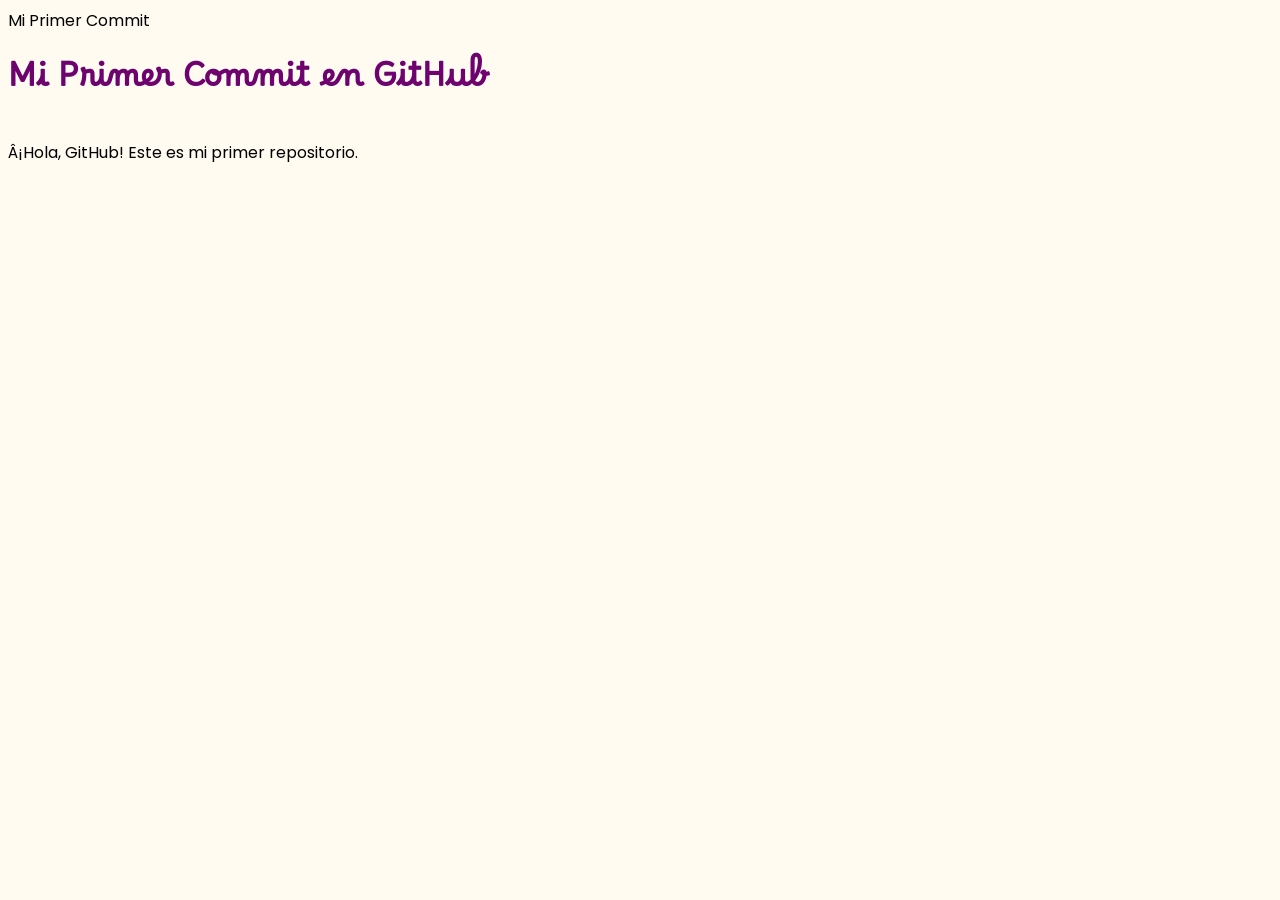
<file: 01-PrimerCommit/index.html>
<!--cambio-->
<!DOCTYPE html>
<html lang="es">
    <head>
        <meta charset="UTF=8">
        <meta name="viewport" content="width=device-width, initial-scale=1.0"
        <title>Mi Primer Commit</title>

        <link 
        href="https://fonts.googleapis.com/css2?family=Poppins&display=swap" rel="stylesheet">

        <link
        href="https://fonts.googleapis.com/css2?family=Borel&family=Poppins&display=swap" rel="stylesheet">
        
        <style>

            body{
                background-color: #FFFBF1;
                font-family: 'Poppins', sans-serif
            }

            h1{
                color: #6e026f;
                font-family: 'Borel', cursive;
            }
            
        </style>
    </head>
    <body>
        <h1>Mi Primer Commit en GitHub</h1>
        <p>¡Hola, GitHub! Este es mi primer repositorio.</p>
    </body>
</html>
</file>
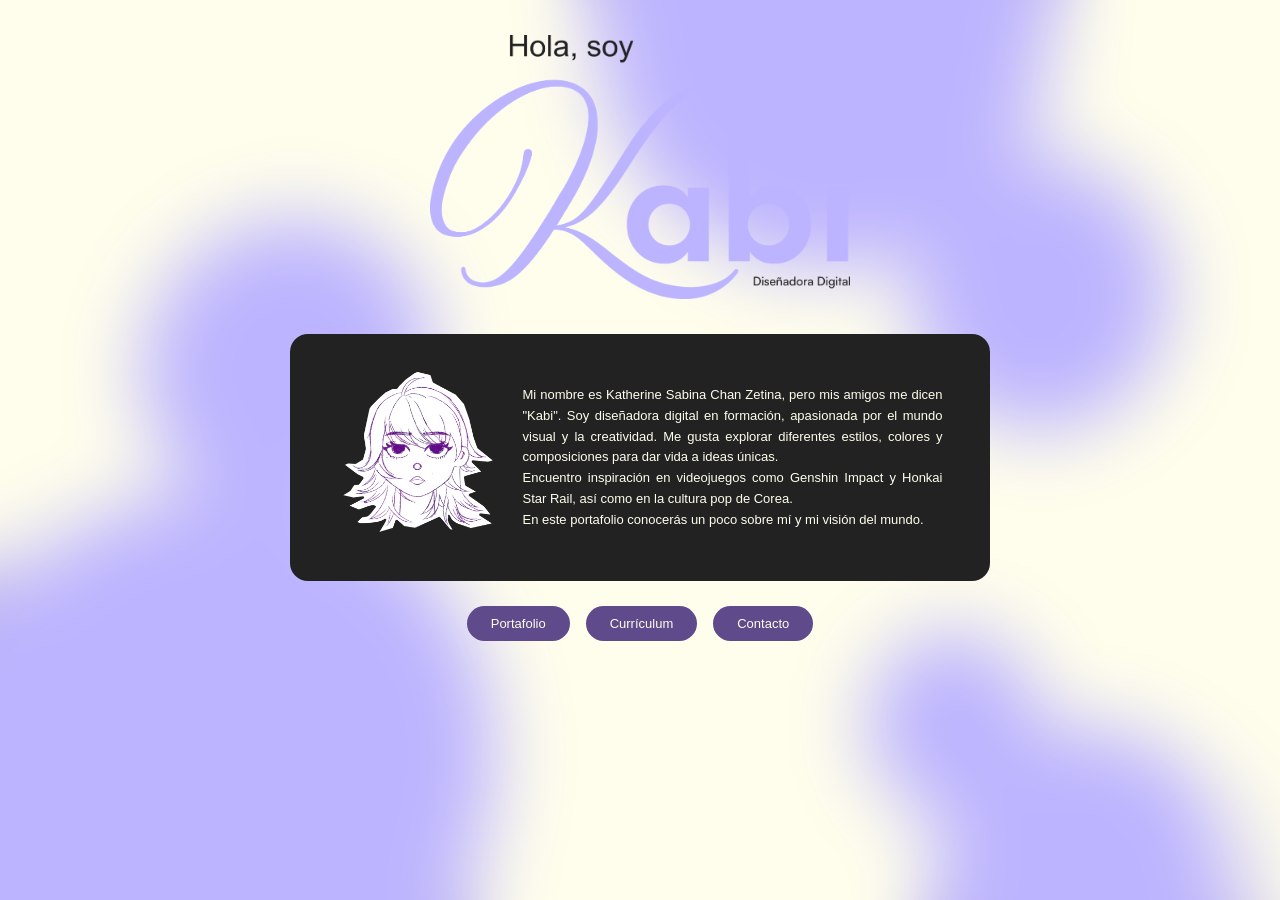
<file: 02-maquetacion-cv/index.html>
<!DOCTYPE html> 
<html lang="es">
<head>
    <meta charset="UTF-8">
    <meta name="viewport" content="width=device-width, initial-scale=1.0">
    <title>Sabina | Portafolio</title>
    <link rel="stylesheet" href="styles.css">

    <!-- Fuente opcional (mejora visual) -->
    <link href="https://fonts.googleapis.com/css2?family=Poppins&display=swap" rel="stylesheet">

    <!-- Íconos (por si los usas después) -->
    <link rel="stylesheet" href="https://cdnjs.cloudflare.com/ajax/libs/font-awesome/6.5.0/css/all.min.css">
</head>

<body>

<section class="hero-top">
    <img src="principal2.png" alt="Imagen principal del portafolio">
</section>

<section class="hero">
    <div class="hero-container">

        <div class="hero-text-box">
            <div class="hero-content">

                <div class="hero-img">
                    <img src="ilust.png" alt="Ilustración de Kabi">
                </div>
                
                <div class="hero-text">
                    <p>
                        Mi nombre es Katherine Sabina Chan Zetina, pero mis amigos me dicen "Kabi".
                        Soy diseñadora digital en formación, apasionada por el mundo visual y la
                        creatividad. Me gusta explorar diferentes estilos, colores y composiciones
                        para dar vida a ideas únicas.
                    </p>

                    <p>
                        Encuentro inspiración en videojuegos como Genshin Impact y Honkai Star Rail,
                        así como en la cultura pop de Corea.
                    </p>

                    <p>
                        En este portafolio conocerás un poco sobre mí y mi visión del mundo.
                    </p>
                </div>

            </div>
        </div>

        <div class="hero-buttons">
            <a href="portafolio.html" class="btn">Portafolio</a>
            <a href="curriculum.html" class="btn">Currículum</a>
            <a href="contacto.html" class="btn">Contacto</a>
        </div>

    </div>
</section>

</body>
</html>
</file>
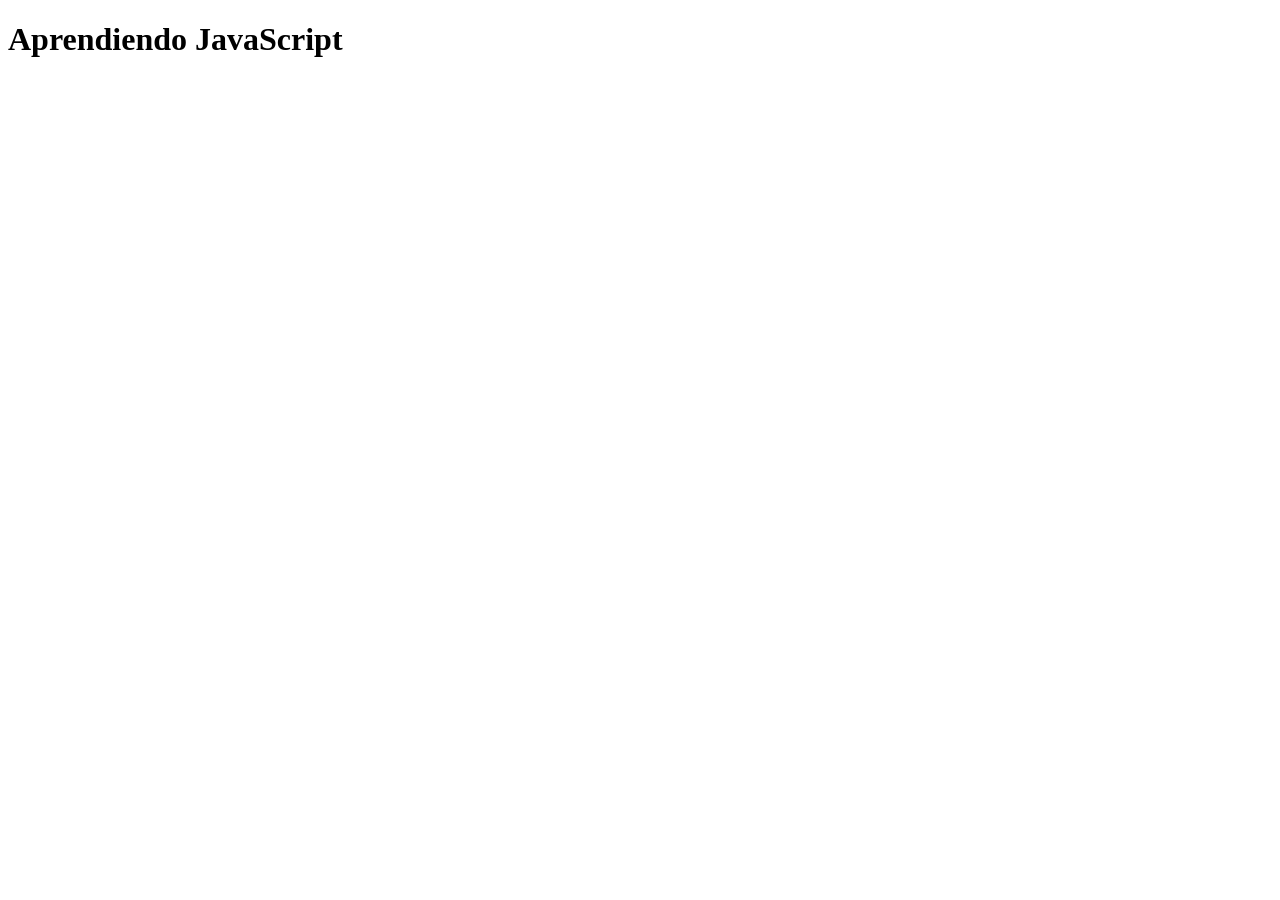
<file: 04-JavaScript/index.html>
<!DOCTYPE html>
<html lang="es">
    <head>
        <meta charset="UTF-8">
        <meta name="viewport" content="width=device-width, initial-scale=1.0">
        <title>Aprendiendo JS</title>
        <script src="main.js"></script>
    </head>
    <body>
        <h1>Aprendiendo JavaScript</h1>
    </body>

    <script>
        var saludar = "Hola Mundo";
        alert(saludar)
    </script>
</html>
</file>
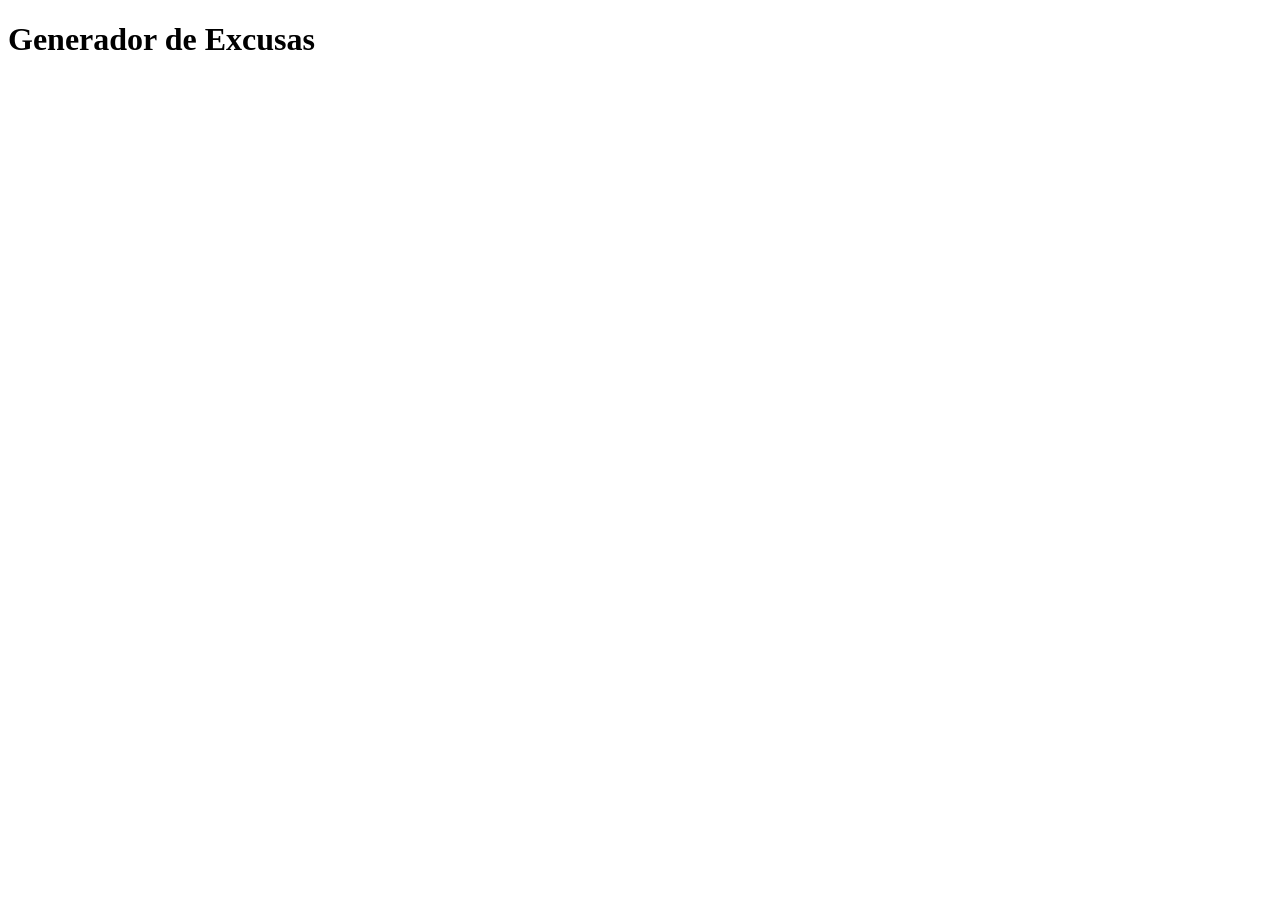
<file: 05-Generador-Excusas/index.html>
<!DOCTYPE html>
<html lang="en">

<head>
    <meta charset="UTF-8">
    <meta name="viewport" content="width=device-width, initial-scale=1.0">
    <title>Generador de Excusas</title>
</head>

<body>
    <h1>Generador de Excusas</h1>
</body>

</html>
</file>
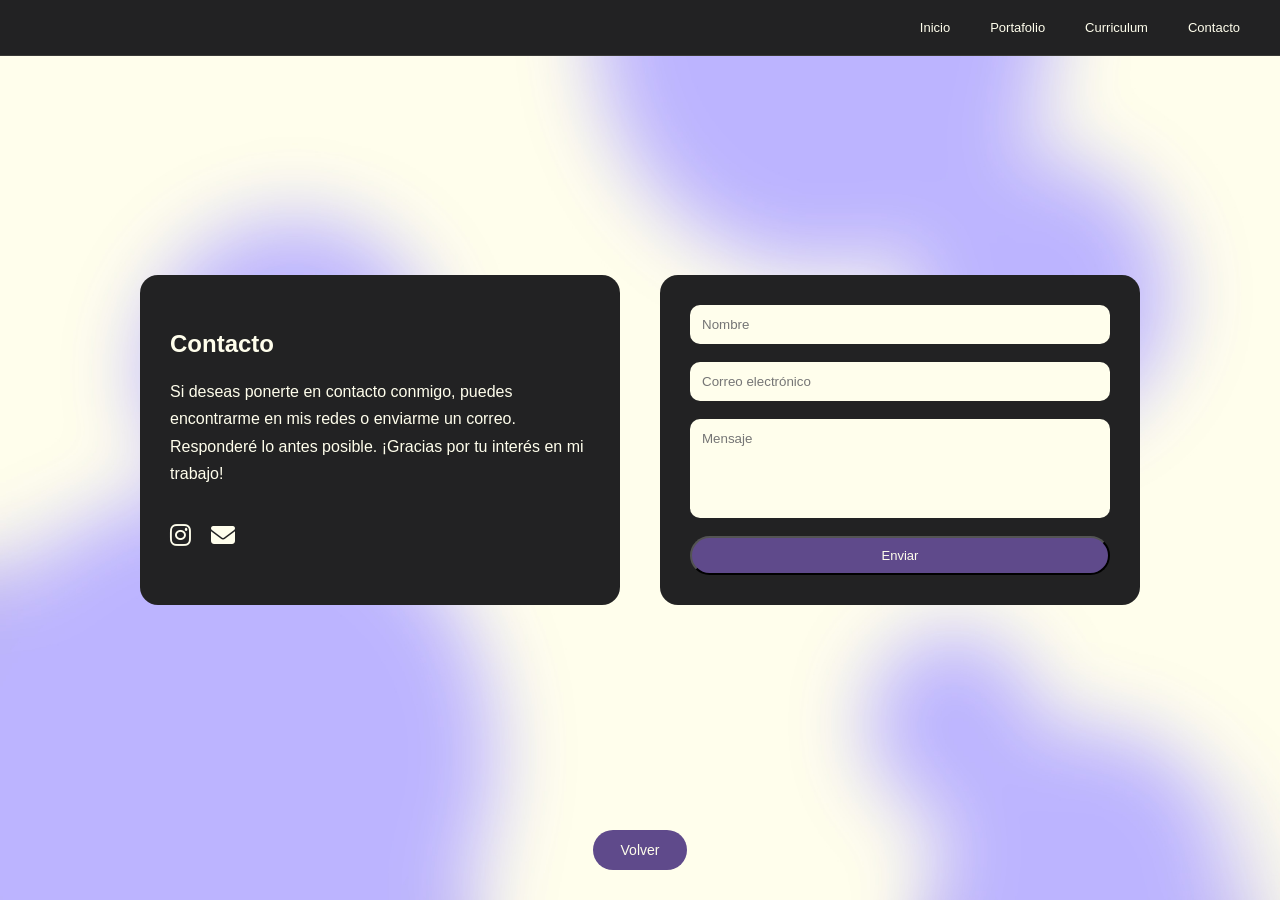
<file: 02-maquetacion-cv/contacto.html>
<!DOCTYPE html>
<html lang="es">
<head>
    <meta charset="UTF-8">
    <meta name="viewport" content="width=device-width, initial-scale=1.0">
    <title>Contacto | Kabi</title>
    <link rel="stylesheet" href="styles.css">
    <link rel="stylesheet" href="https://cdnjs.cloudflare.com/ajax/libs/font-awesome/6.5.0/css/all.min.css">
</head>

<body>

<nav class="nav-bar">
    <div class="nav">
        <a href="index.html" class="btn">Inicio</a>
        <a href="portafolio.html" class="btn">Portafolio</a>
        <a href="curriculum.html" class="btn">Curriculum</a>
        <a href="contacto.html" class="btn">Contacto</a>
    </div>
</nav>

<section class="contacto-section">

    <div class="contacto-container">

        <div class="contacto-info">
            <h2>Contacto</h2>

            <p>
                Si deseas ponerte en contacto conmigo, puedes encontrarme en mis redes
                o enviarme un correo. Responderé lo antes posible. ¡Gracias por tu
                interés en mi trabajo!
            </p>

            <div class="icons">
                <a href="https://www.instagram.com/ourkabi/" target="_blank">
                    <i class="fa-brands fa-instagram"></i>
                </a>

                <a href="mailto:kathezetina@gmail.com">
                    <i class="fa-solid fa-envelope"></i>
                </a>
            </div>
        </div>

        <div class="contacto-form">
            <form action="https://formspree.io/f/mjgjbdpy" method="POST">

                <input type="text" name="nombre" placeholder="Nombre" required>

                <input type="email" name="correo" placeholder="Correo electrónico" required>

                <textarea name="mensaje" placeholder="Mensaje" rows="5" required></textarea>

                <button type="submit" class="btn">Enviar</button>

            </form>
        </div>

    </div>

    <div class="back-btn">
        <a href="index.html" class="btn">Volver</a>
    </div>

</section>

</body>
</html>
</file>
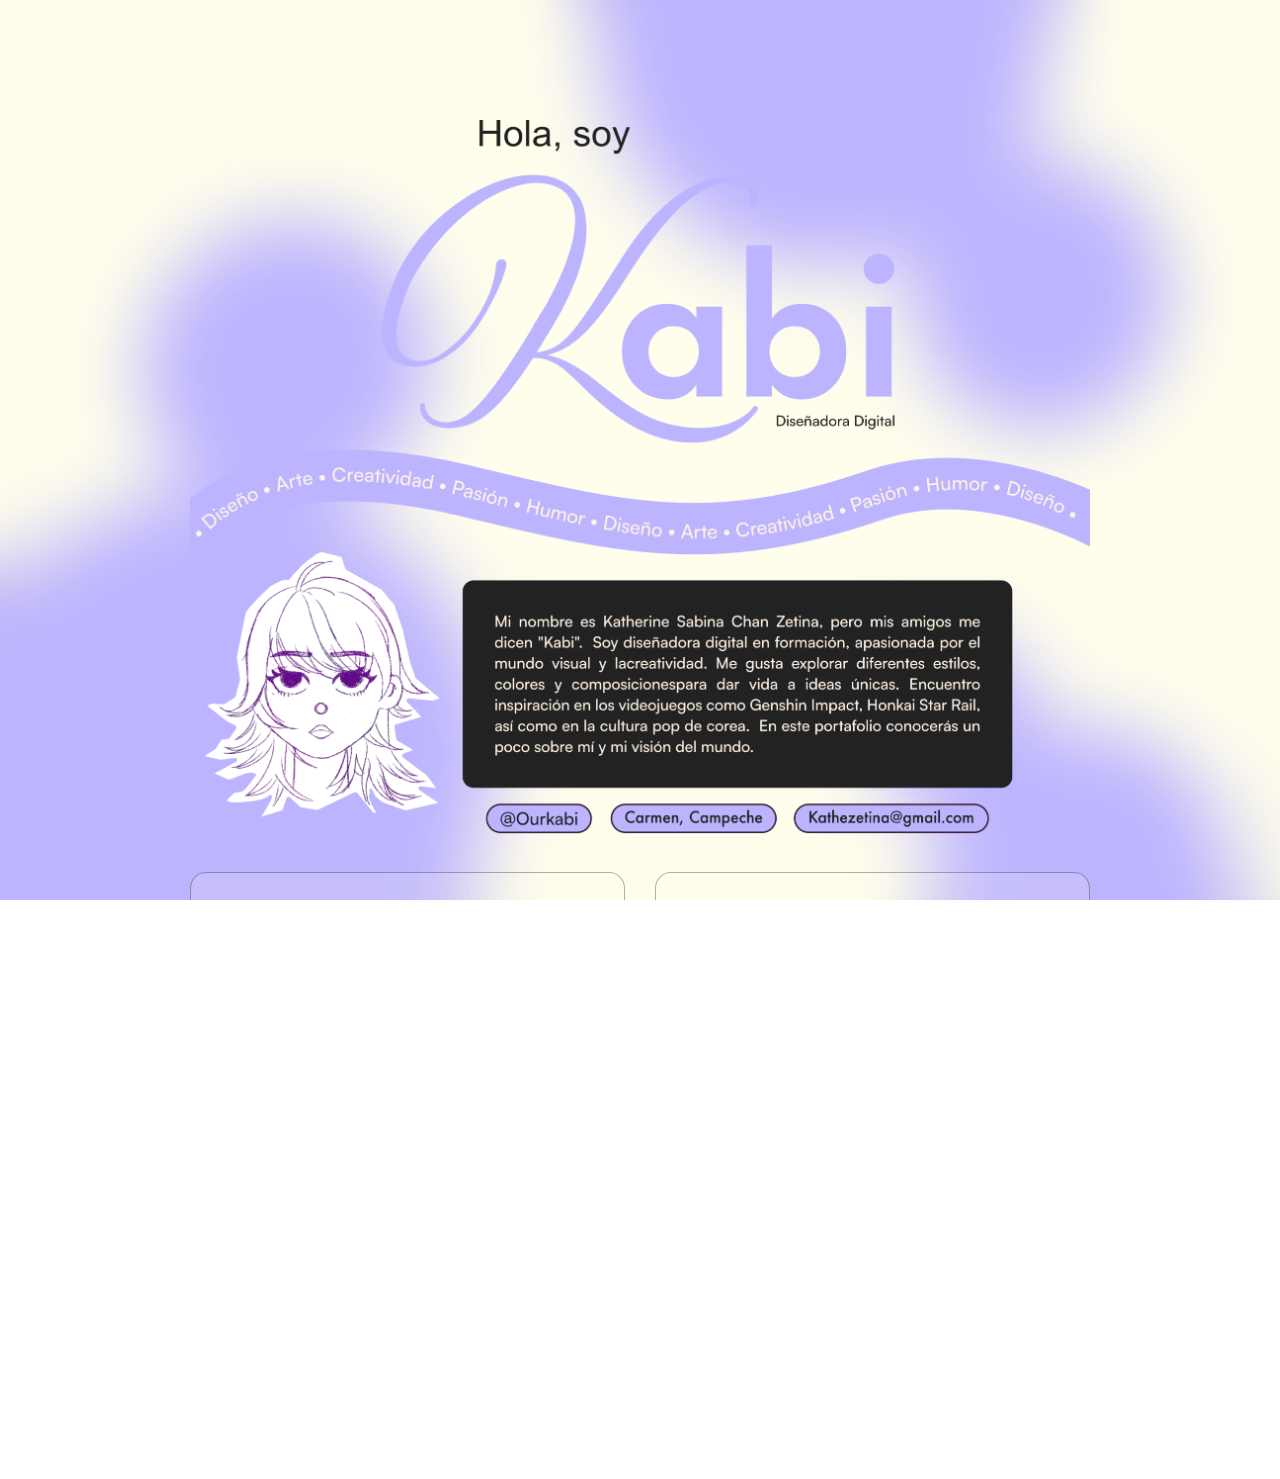
<file: 02-maquetacion-cv/curriculum.html>
<!DOCTYPE html>
<html lang="es">
<head>
    <meta charset="UTF-8">
    <meta name="viewport" content="width=device-width, initial-scale=1.0">
    <title>Currículum | Kabi</title>
    <link rel="stylesheet" href="styles.css">
</head>

<body>

<section id="curriculum">

    <div class="cv-container">

        <div class="section-header">
            <img src="portada-curriculum.png" alt="Portada Curriculum">
        </div>

        <div class="cv-grid">

            <!-- EDUCACIÓN -->
            <div class="cv-card educacion">
                <h3>Educación</h3>

                <p class="cv-title">Universidad Autónoma del Carmen</p>
                <span class="cv-sub">Ing. Diseño Multimedia</span>
                <span class="cv-date">2024 - Presente</span>

                <p class="cv-title">Preparatorio Abierta (Instituto México Global)</p>
                <span class="cv-sub">Informática</span>
                <span class="cv-date">2022 - 2023</span>
            </div>

            <!-- SKILLS -->
            <div class="cv-card skills-card skills">
                <h3>Skills</h3>

                <div class="skills-list">
                    <span>Creativa</span>
                    <span>Organización</span>
                    <span>Trabajo en equipo</span>
                    <span>Comunicación</span>
                    <span>Responsable</span>
                    <span>Adaptabilidad</span>
                </div>
            </div>

            <!-- SOFTWARES -->
            <div class="cv-card softwares-card softwares">
                <h3>Softwares</h3>

                <div class="software-icons">
                    <img src="canva-icon.png" alt="Canva">
                    <img src="medibang.png" alt="Medibang">
                    <img src="capcut.jpg" alt="CapCut">
                    <img src="blender-icon.png" alt="Blender">
                    <img src="office.png" alt="Office">
                </div>
            </div>

        </div>

        <div class="cv-btn">
            <a href="index.html" class="btn">Volver</a>
            <a href="portafolio.html" class="btn">Portafolio</a>
        </div>

    </div>

</section>

</body>
</html>
</file>
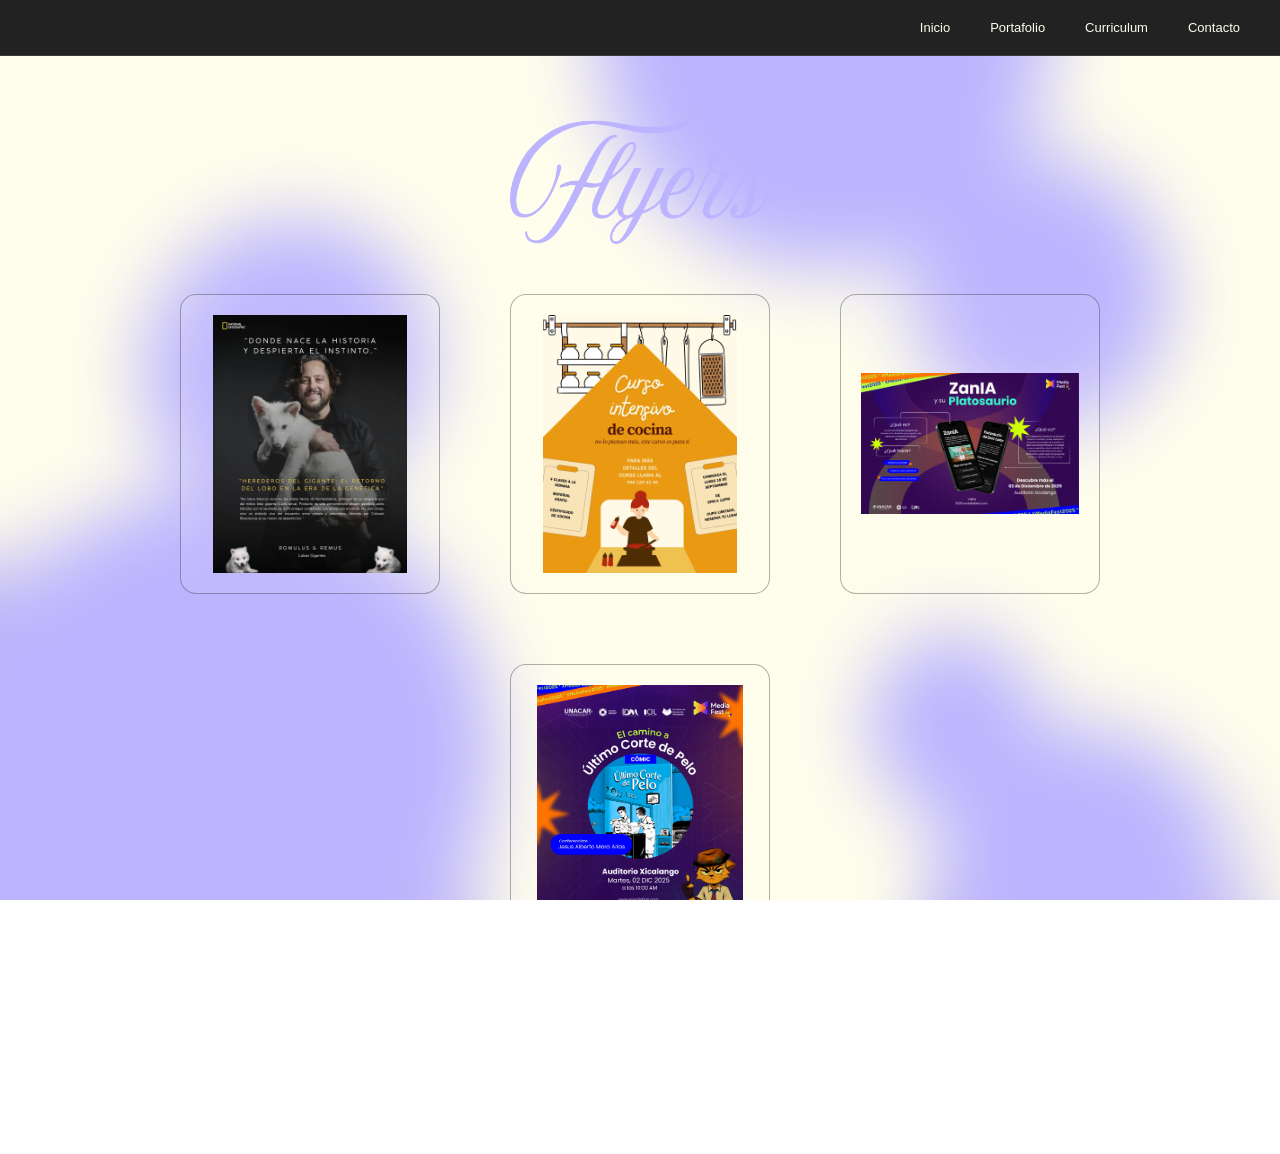
<file: 02-maquetacion-cv/flyers.html>
<!DOCTYPE html>
<html lang="es">
<head>
    <meta charset="UTF-8">
    <meta name="viewport" content="width=device-width, initial-scale=1.0">
    <title>Flyers - Portafolio</title>
    <link rel="stylesheet" href="styles.css">
</head>
<body>

<nav class="nav-bar">
    <div class="nav">
        <a href="index.html" class="btn">Inicio</a>
        <a href="portafolio.html" class="btn">Portafolio</a>
        <a href="curriculum.html" class="btn">Curriculum</a>
        <a href="contacto.html" class="btn">Contacto</a>
    </div>
</nav>

<section id="flyers">
    <div class="section-header">
        <h1><img src="portada-flyer.png" alt="Portada Flyers"></h1>
    </div>

    <div class="carousel-wrapper">
        <div class="carousel">
            <div class="flyer-card">
                <img src="Animal.jpg" alt="Flyer 1">
            </div>

            <div class="flyer-card">
                <img src="Cocina.jpg" alt="Flyer 2">
            </div>

            <div class="flyer-card">
                <img src="xmedia.png" alt="Flyer 3">
            </div>

            <div class="flyer-card">
                <img src="Conferencia.png" alt="Flyer 4">
            </div>
        </div>
    </div>

    <div class="back-btn">
        <a href="portafolio.html" class="btn">Volver al Portafolio</a>
    </div>
</section>

</body>
</html>
</file>
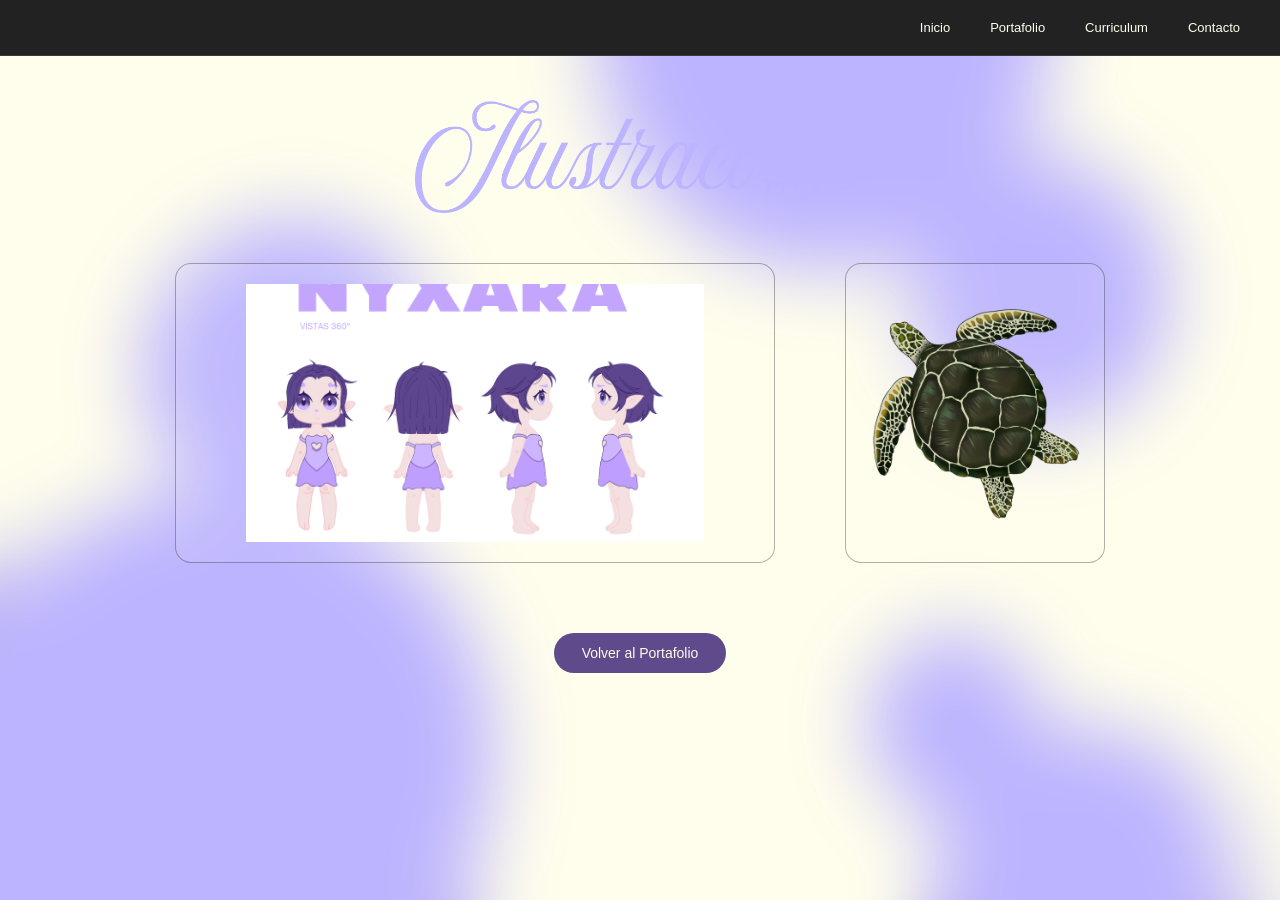
<file: 02-maquetacion-cv/ilustracion.html>
<!DOCTYPE html>
<html lang="es">
<head>
    <meta charset="UTF-8">
    <meta name="viewport" content="width=device-width, initial-scale=1.0">
    <title>Ilustración - Portafolio</title>
    <link rel="stylesheet" href="styles.css">
</head>
<body>

<nav class="nav-bar">
    <div class="nav">
        <a href="index.html" class="btn">Inicio</a>
        <a href="portafolio.html" class="btn">Portafolio</a>
        <a href="curriculum.html" class="btn">Curriculum</a>
        <a href="contacto.html" class="btn">Contacto</a>
    </div>
</nav>

<section id="ilustracion">

    <div class="section-header">
        <img src="portada-ilustración.png" alt="Portada Ilustración">
    </div>

    <div class="carousel">
        <div class="ilustracion-card">
            <img src="nyxara.png" alt="Ilustración 1">
        </div>

        <div class="ilustracion-card">
            <img src="tortuga.png" alt="Ilustración 2">
        </div>
    </div>

    <div class="back-btn">
        <a href="portafolio.html" class="btn">Volver al Portafolio</a>
    </div>

</section>

</body>
</html>
</file>
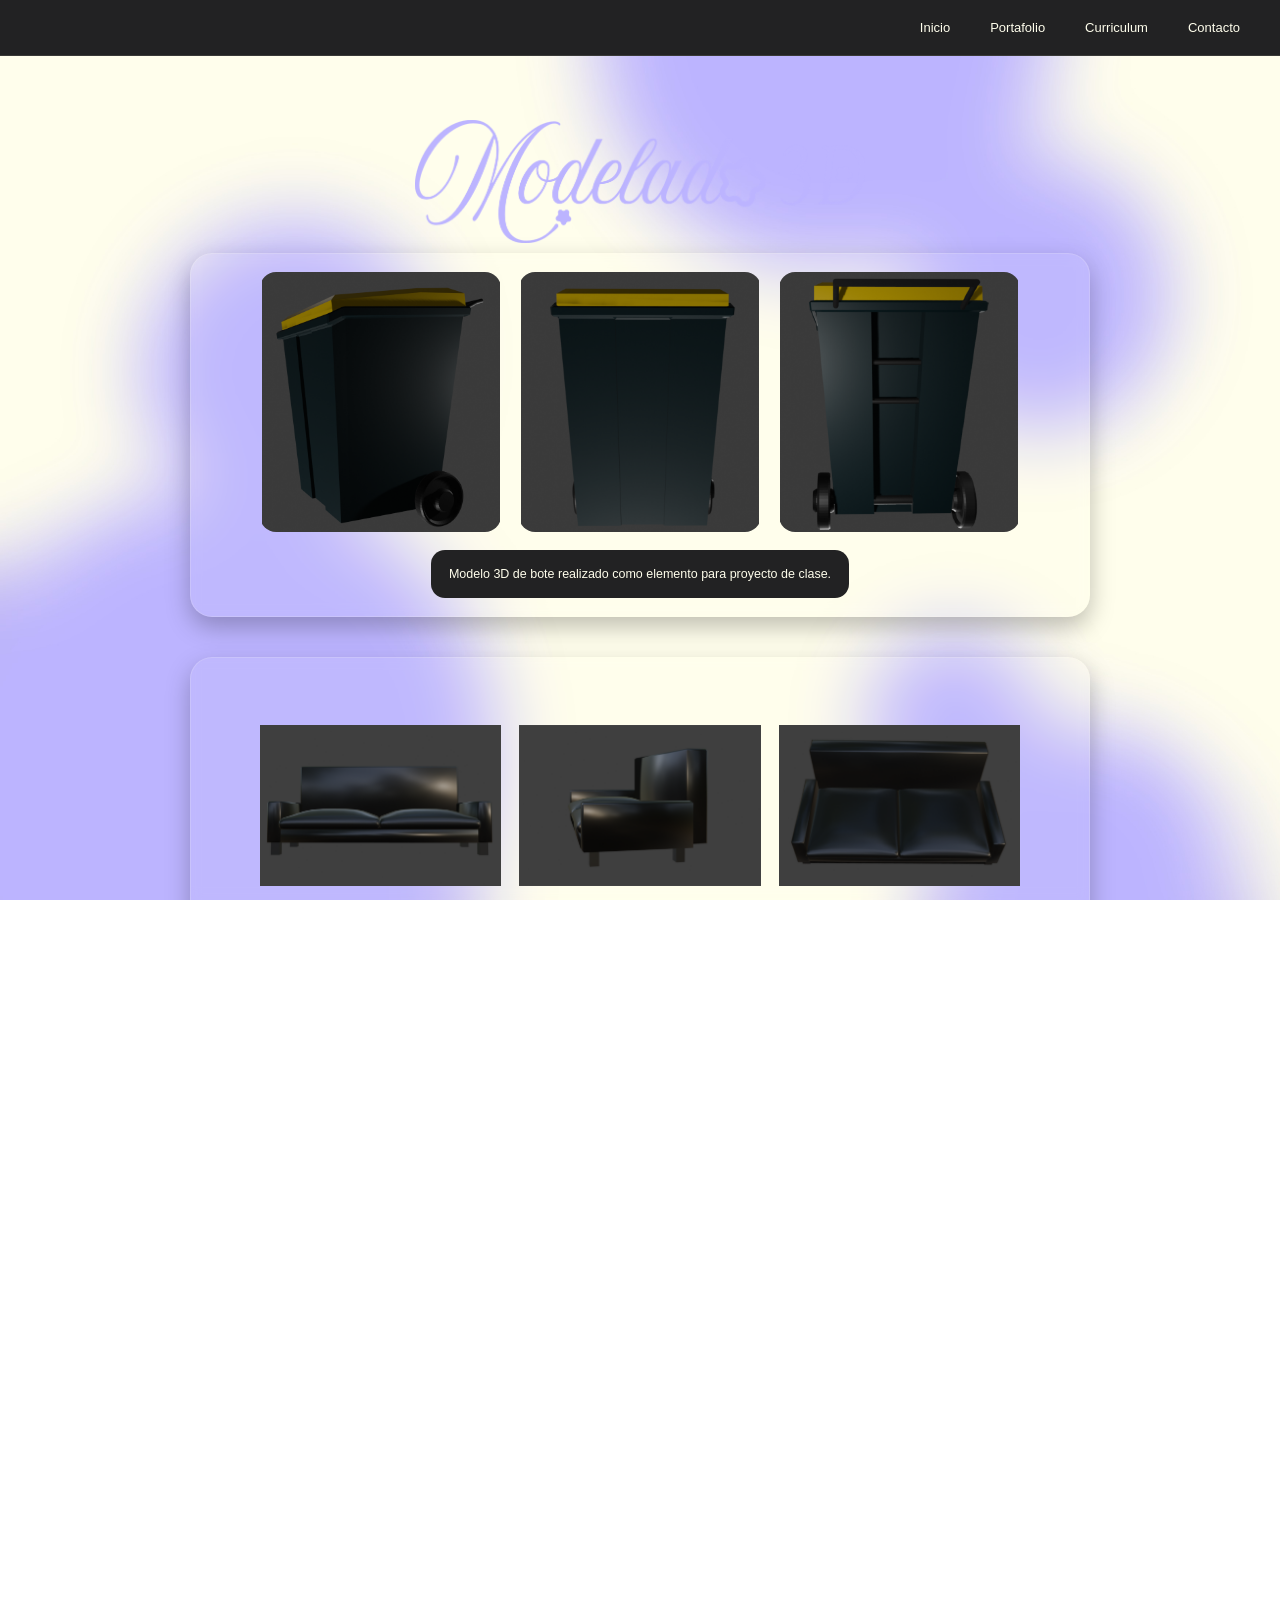
<file: 02-maquetacion-cv/modelado-3D.html>
<!DOCTYPE html>
<html lang="es">
<head>
    <meta charset="UTF-8">
    <meta name="viewport" content="width=device-width, initial-scale=1.0">
    <title>Modelado 3D - Portafolio</title>
    <link rel="stylesheet" href="styles.css">
</head>
<body>

<nav class="nav-bar">
    <div class="nav">
        <a href="index.html" class="btn">Inicio</a>
        <a href="portafolio.html" class="btn">Portafolio</a>
        <a href="curriculum.html" class="btn">Curriculum</a>
        <a href="contacto.html" class="btn">Contacto</a>
    </div>
</nav>

<section id="modelado-3D">
    <div class="section-header">
        <h1><img src="portada-modelado.png" alt="Portada Modelado 3D"></h1>
    </div>

    <div class="modelado-container">

        <div class="modelado-item">
            <div class="modelado-imgs">
                <img src="bote frontal.png" alt="">
                <img src="bote.png" alt="">
                <img src="bote atrás.png" alt="">
            </div>
            <div class="modelado-texto">
                <p>Modelo 3D de bote realizado como elemento para proyecto de clase.</p>
            </div>
        </div>

        <div class="modelado-item">
            <div class="modelado-imgs">
                <img src="sillo frontal.png" alt="">
                <img src="sillo lateral.png" alt="">
                <img src="sillon arriba.png" alt="">
            </div>
            <div class="modelado-texto">
                <p>Modelo 3D de sillón realizado como elemento para proyecto de clase.</p>
            </div>
        </div>

        <div class="modelado-item">
            <div class="modelado-imgs">
                <img src="estante frontal.png" alt="">
                <img src="estante lado.png" alt="">
                <img src="estante arriba.png" alt="">
            </div>
            <div class="modelado-texto">
                <p>Modelo 3D de estante realizado como elemento para proyecto de clase.</p>
            </div>
        </div>

        <div class="modelado-item">
            <div class="modelado-imgs">
                <img src="maceta frontal.png" alt="">
                <img src="maceta lado.png" alt="">
                <img src="maceta arriba.png" alt="">
            </div>
            <div class="modelado-texto">
                <p>Modelo 3D de maceta realizado como elemento para proyecto de clase.</p>
            </div>
        </div>

    </div>

    <div class="back-btn">
        <a href="portafolio.html" class="btn">Volver al Portafolio</a>
    </div>
</section>

</body>
</html>
</file>
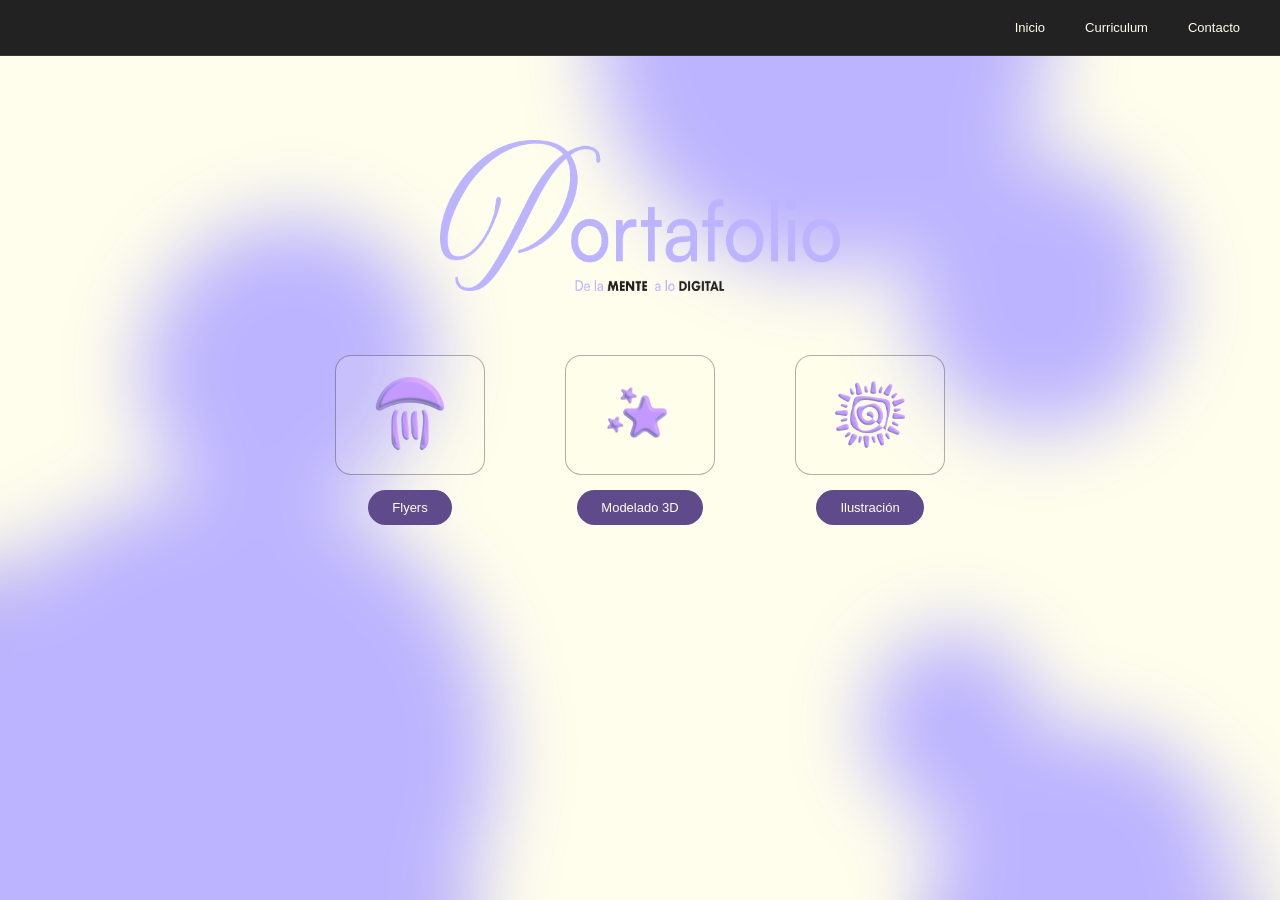
<file: 02-maquetacion-cv/portafolio.html>
<!DOCTYPE html>
<html lang="es">
<head>
    <meta charset="UTF-8">
    <meta name="viewport" content="width=device-width, initial-scale=1.0">
    <title>Portafolio</title>
    <link rel="stylesheet" href="styles.css">
</head>

<body>

<nav class="nav-bar">
    <div class="nav">
        <a href="index.html" class="btn">Inicio</a>
        <a href="curriculum.html" class="btn">Curriculum</a>
        <a href="contacto.html" class="btn">Contacto</a>
    </div>
</nav>

<section id="portafolio">

    <div class="portafolio-header">
        <img src="portafolio-icon.png" alt="Mi Portafolio">
    </div>

    <div class="portfolio-grid">

        <div class="card">
            <div class="box">
                <img src="icon-flyer.png" alt="Flyers">
            </div>
            <a href="flyers.html" class="btn">Flyers</a>
        </div>

        <div class="card">
            <div class="box">
                <img src="icon-3d.png" alt="3D">
            </div>
            <a href="modelado-3D.html" class="btn">Modelado 3D</a>
        </div>

        <div class="card">
            <div class="box">
                <img src="icon-ilust.png" alt="Ilustración">
            </div>
            <a href="ilustracion.html" class="btn">Ilustración</a>
        </div>

    </div>

</section>

</body>
</html>
</file>
<file: 02-maquetacion-cv/styles.css>
*{
    margin:0;
    padding:0;
    box-sizing:border-box;
}

html, body{
    height:100%;
    overflow-x:hidden;
    font-family:'Satoshi','Futura',sans-serif;
    color:#222223;
}

body{
    background-image:url('fondo.jpg');
    background-size:cover;
    background-position:center;
    background-repeat:no-repeat;
    min-height:100vh;
}

.hero-top{
    text-align:center;
    padding:35px 20px 5px;
}

.hero-top img{
    width:100%;
    max-width:420px;
    display:block;
    margin:auto;
}

.hero{
    padding:30px 0 50px;
}

.hero-container{
    display:flex;
    flex-direction:column;
    align-items:center;
    gap:25px;
    width:90%;
    max-width:900px;
    margin:auto;
}

.hero-text-box{
    background:#222223;
    color:#fffeec;
    padding:30px;
    border-radius:18px;
    max-width:700px;
    width:100%;
}

.hero-content{
    display:flex;
    align-items:center;
    gap:25px;
    flex-wrap:wrap;
    justify-content:center;
}

.hero-img img{
    width:160px;
}

.hero-text{
    font-size:13px;
    line-height:1.6;
    text-align:justify;
    max-width:420px;
}

.hero-buttons{
    display:flex;
    gap:16px;
    justify-content:center;
    flex-wrap:wrap;
}

.btn{
    background:#5f4a8b;
    color:#fffeec;
    padding:10px 24px;
    border-radius:40px;
    text-decoration:none;
    font-size:13px;
    transition:0.3s;
}

.btn:hover{
    background:#bcb4ff;
    color:#222223;
}

.nav-bar{
    width:100%;
    position:fixed;
    top:0;
    left:0;
    background:#222223;
    padding:15px 30px;
    display:flex;
    justify-content:flex-end;
    z-index:1000;
    border-bottom:1px solid rgba(255,254,236,0.1);
}

.nav{
    display:flex;
    gap:20px;
}

.nav .btn{
    background:none;
    color:#fffeec;
    border-radius:0;
    padding:5px 10px;
    position:relative;
}

.nav .btn:hover{
    color:#5f4a8b;
}

.nav .btn::after{
    content:"";
    position:absolute;
    left:0;
    bottom:-3px;
    width:0;
    height:2px;
    background:#5f4a8b;
    transition:0.3s;
}

.nav .btn:hover::after{
    width:100%;
}

#portafolio{
    padding:140px 20px 60px;
    display:flex;
    flex-direction:column;
    align-items:center;
}

.portafolio-header{
    margin-bottom:50px;
}

.portafolio-header img{
    width:100%;
    max-width:400px;
}

.portfolio-grid{
    display:flex;
    justify-content:center;
    align-items:center;
    gap:60px;
    flex-wrap:wrap;
}

.card{
    display:flex;
    flex-direction:column;
    align-items:center;
}

.box{
    width:150px;
    height:120px;
    background:rgba(255,254,236,0.15);
    border:1px solid rgba(34,34,35,0.35);
    border-radius:16px;
    display:flex;
    justify-content:center;
    align-items:center;
    margin:10px;
    position:relative;
}

.box img{
    max-width:70px;
}

#portafolio .btn{
    margin-top:5px;
}

.section-header{
    text-align:center;
    margin-bottom:10px;
}

.section-header img{
    width:100%;
    max-width:260px;
    display:block;
    margin:auto;
}

.carousel-wrapper{
    display:flex;
    justify-content:center;
    width:100%;
}

.carousel{
    display:flex;
    gap:30px;
    justify-content:center;
    flex-wrap:wrap;
    padding:20px 0;
}

#flyers{
    padding:100px 20px 80px;
    display:flex;
    flex-direction:column;
    align-items:center;
}

.flyer-card{
    width:260px;
    height:300px;
    background:rgba(255,254,236,0.08);
    border:1px solid rgba(34,34,35,0.35);
    border-radius:16px;
    display:flex;
    justify-content:center;
    align-items:center;
    padding:20px;
    margin:20px;
    transition:transform 0.3s, box-shadow 0.3s;
}

.flyer-card img{
    width:100%;
    height:100%;
    object-fit:contain;
}

.flyer-card:hover{
    transform:translateY(-6px) scale(1.08);
    box-shadow:0 12px 25px rgba(0,0,0,0.35);
}

#ilustracion{
    padding:100px 20px 80px;
    display:flex;
    flex-direction:column;
    align-items:center;
}

#ilustracion .section-header img{
    max-width:450px;
}

.ilustracion-card{
    width:260px;
    height:300px;
    background:rgba(255,254,236,0.08);
    border:1px solid rgba(34,34,35,0.35);
    border-radius:16px;
    display:flex;
    justify-content:center;
    align-items:center;
    padding:20px;
    margin:20px;
    transition:transform 0.3s, box-shadow 0.3s;
}

.ilustracion-card:first-child{
    width:600px;
    height:300px;
}

.ilustracion-card img{
    width:100%;
    height:100%;
    object-fit:contain;
}

.ilustracion-card:hover{
    transform:translateY(-6px) scale(1.08);
    box-shadow:0 12px 25px rgba(0,0,0,0.35);
}

.back-btn{
    margin-top:30px;
    display:flex;
    justify-content:center;
}

.back-btn .btn{
    padding:12px 28px;
    border-radius:40px;
    font-size:14px;
}

#modelado-3D{
    padding:120px 20px 80px;
    display:flex;
    flex-direction:column;
    align-items:center;
}

#modelado-3D .section-header img{
    max-width:450px;
}

.modelado-container{
    display:flex;
    flex-direction:column;
    gap:40px;
    width:100%;
    max-width:900px;
}

.modelado-item{
    background:rgba(255,254,236,0.06);
    border:1px solid rgba(255,254,236,0.15);
    border-radius:22px;
    padding:18px;
    display:flex;
    flex-direction:column;
    gap:18px;
    backdrop-filter:blur(6px);
    box-shadow:0 10px 25px rgba(0,0,0,0.25);
    transition:0.3s;
}

.modelado-item:hover{
    transform:translateY(-6px);
    box-shadow:0 18px 40px rgba(0,0,0,0.4);
}

.modelado-imgs{
    display:flex;
    gap:18px;
    justify-content:center;
    flex-wrap:wrap;
    align-items:flex-end;
}

.modelado-imgs img{
    width:28%;
    min-width:150px;
    height:260px;
    object-fit:contain;
    border-radius:16px;
}

.modelado-texto{
    background:#222223;
    color:#fffeec;
    padding:14px 18px;
    border-radius:14px;
    font-size:12.5px;
    text-align:justify;
    line-height:1.6;
    max-width:700px;
    margin:auto;
}

.contacto-section{
    min-height:100vh;
    display:flex;
    flex-direction:column;
    justify-content:space-between;
    align-items:center;
    padding-top:80px;
    padding-bottom:30px;
}

.contacto-container{
    display:flex;
    gap:40px;
    width:90%;
    max-width:1000px;
    margin:auto;
    align-items:stretch;
    justify-content:center;
    flex-wrap:wrap;
}

.contacto-info,
.contacto-form{
    flex:1;
    background:#222223;
    color:#fffeec;
    padding:30px;
    border-radius:18px;
    display:flex;
    flex-direction:column;
    justify-content:center;
}

.contacto-info h2{
    margin-bottom:20px;
}

.contacto-info p{
    margin-bottom:20px;
    line-height:1.7;
}

.contacto-form form{
    display:flex;
    flex-direction:column;
    gap:18px;
}

.contacto-form input,
.contacto-form textarea{
    padding:12px;
    border-radius:10px;
    border:none;
    outline:none;
    font-family:inherit;
    background:#fffeec;
    color:#222223;
}

.contacto-form textarea{
    resize:none;
}

.contacto-section .icons{
    display:flex;
    gap:20px;
    margin-top:15px;
}

.contacto-section .icons a{
    font-size:24px;
    color:#fffeec;
    transition:0.3s;
}

.contacto-section .icons a:hover{
    color:#5f4a8b;
    transform:scale(1.1);
}

#curriculum{
    padding:120px 20px 80px;
    display:flex;
    justify-content:center;
}

.cv-container{
    width:100%;
    max-width:900px;
    margin:auto;
}

#curriculum .section-header{
    display:flex;
    justify-content:center;
    margin-bottom:30px;
}

#curriculum .section-header img{
    width:100%;
    max-width:900px;
}

.cv-grid{
    display:grid;
    grid-template-columns:1fr 1fr;
    grid-template-areas:
        "educacion skills"
        "softwares skills";
    gap:30px;
}

.educacion{
    grid-area:educacion;
}

.softwares{
    grid-area:softwares;
}

.skills{
    grid-area:skills;
    display:flex;
    flex-direction:column;
    justify-content:center;
}

.cv-card{
    background:rgba(255,254,236,0.15);
    border:1px solid rgba(34,34,35,0.35);
    border-radius:16px;
    padding:25px;
    display:flex;
    flex-direction:column;
    min-height:200px;
}

.cv-card h3{
    margin-bottom:15px;
    font-size:26px;
    text-align:center;
}

.cv-title{
    font-size:14px;
    margin-top:10px;
    color:#8c82ff;
}

.cv-sub{
    display:block;
    font-size:12px;
    opacity:0.8;
}

.cv-date{
    display:block;
    font-size:11px;
    opacity:0.6;
    margin-bottom:10px;
}

.skills-list{
    display:flex;
    flex-direction:column;
    gap:12px;
    margin-top:10px;
    width:100%;
    align-items:center;
}

.skills-list span{
    background:#a9a3e6;
    color:#fff;
    padding:8px 20px;
    border-radius:20px;
    font-size:13px;
    width:70%;
    text-align:center;
}

.software-icons{
    display:flex;
    justify-content:center;
    align-items:center;
    gap:20px;
    flex-wrap:wrap;
    margin-top:15px;
}

.software-icons img{
    width:45px;
    height:45px;
    object-fit:contain;
}

.cv-btn{
    margin-top:40px;
    display:flex;
    justify-content:center;
    gap:15px;
    flex-wrap:wrap;
}
</file>
